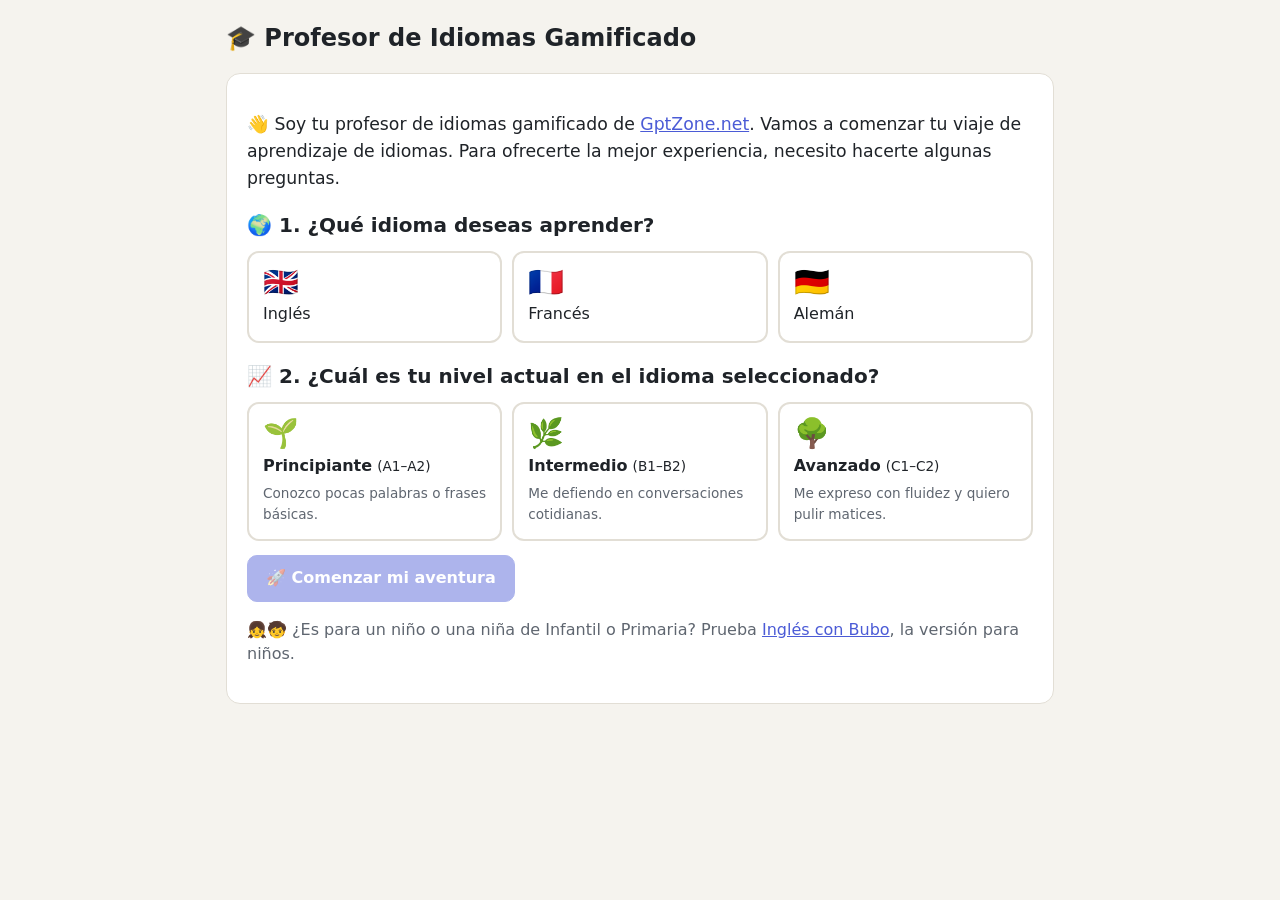
<file: index.html>
<!doctype html>
<html lang="es">
<head>
  <meta charset="utf-8">
  <meta name="viewport" content="width=device-width, initial-scale=1">
  <title>Profesor de Idiomas Gamificado</title>
  <meta name="description" content="Experiencia interactiva y gamificada para aprender inglés, francés o alemán: vocabulario, gramática, diálogos, retos de tiempo, historias y redacción.">
  <link rel="stylesheet" href="styles.css">
</head>
<body>
  <main>
    <h1 class="title">🎓 Profesor de Idiomas Gamificado</h1>
    <div id="app"></div>
  </main>
  <div id="toasts" aria-live="polite"></div>
  <script src="data.js"></script>
  <script src="app.js"></script>
</body>
</html>
</file>
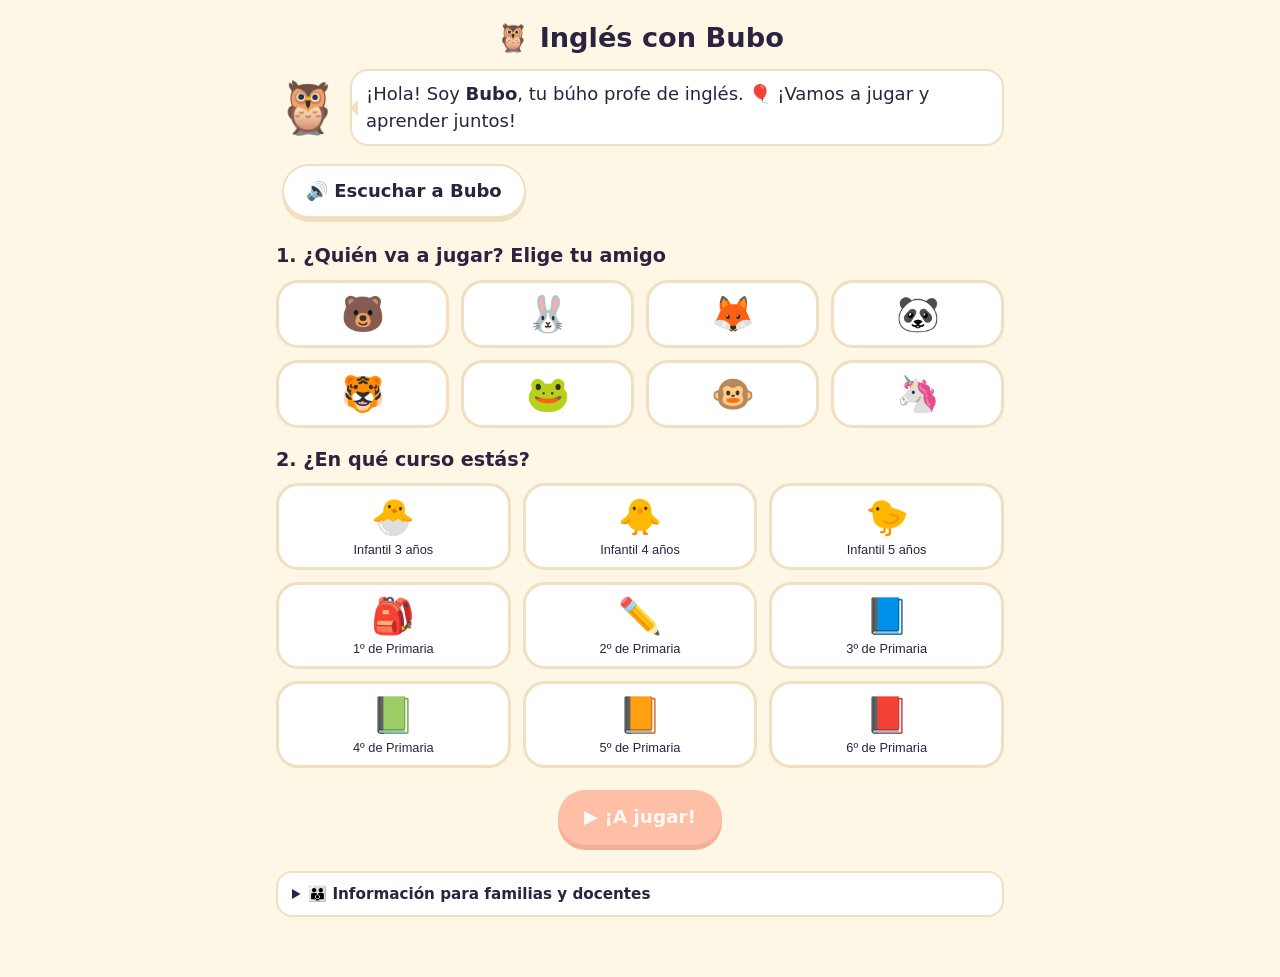
<file: kids.html>
<!doctype html>
<html lang="es">
<head>
  <meta charset="utf-8">
  <meta name="viewport" content="width=device-width, initial-scale=1">
  <title>Inglés con Bubo</title>
  <meta name="description" content="Juego de inglés para niños de Infantil y Primaria con Bubo, el búho profe: escucha, toca, lee, escribe y colecciona pegatinas.">
  <link rel="stylesheet" href="kids.css">
</head>
<body>
  <main>
    <h1 class="ktitle">🦉 Inglés con Bubo</h1>
    <div id="app"></div>
  </main>
  <div id="fx" aria-hidden="true"></div>
  <script src="kids-data.js"></script>
  <script src="kids.js"></script>
</body>
</html>
</file>
<file: styles.css>
:root {
  --bg: #f5f3ee;
  --card: #ffffff;
  --text: #1f2328;
  --muted: #5f6670;
  --line: #e2ded5;
  --accent: #4b5bd6;
  --accent-soft: #e8ebff;
  --ok: #1d7a46;
  --ok-soft: #e3f4ea;
  --ko: #b3261e;
  --ko-soft: #fbe7e5;
  --gold: #c98a00;
  --radius: 14px;
}
@media (prefers-color-scheme: dark) {
  :root {
    --bg: #15171c;
    --card: #1f222a;
    --text: #e8e9ec;
    --muted: #a0a6b1;
    --line: #323642;
    --accent: #8f9bff;
    --accent-soft: #2a2f4d;
    --ok: #5fd08f;
    --ok-soft: #1d3527;
    --ko: #ff8a80;
    --ko-soft: #3d2222;
    --gold: #f2c14e;
  }
}

* { box-sizing: border-box; }
body {
  margin: 0;
  background: var(--bg);
  color: var(--text);
  font: 16px/1.55 system-ui, -apple-system, "Segoe UI", Roboto, sans-serif;
}
main { max-width: 860px; margin: 0 auto; padding: 20px 16px 60px; }
.title { font-size: 1.5rem; margin: 0 0 16px; }
h2 { font-size: 1.25rem; margin: 18px 0 10px; }
h3 { font-size: 1.05rem; margin: 18px 0 8px; }
a { color: var(--accent); }
small { font-size: .85em; }
.muted { color: var(--muted); }
.target { font-family: Georgia, "Times New Roman", serif; }

.card {
  background: var(--card);
  border: 1px solid var(--line);
  border-radius: var(--radius);
  padding: 20px;
  margin-bottom: 16px;
}
.card.small { font-size: .95rem; }
.lead { font-size: 1.08rem; }

/* Botones */
.btn {
  display: inline-block;
  border: 1px solid var(--line);
  background: var(--card);
  color: var(--text);
  padding: 10px 18px;
  border-radius: 10px;
  font: inherit;
  cursor: pointer;
  margin: 6px 6px 0 0;
}
.btn.primary { background: var(--accent); border-color: var(--accent); color: #fff; font-weight: 600; }
@media (prefers-color-scheme: dark) { .btn.primary { color: #10122a; } }
.btn.ghost { background: transparent; }
.btn:disabled { opacity: .45; cursor: not-allowed; }
.btn:not(:disabled):hover { filter: brightness(1.06); }
.link { background: none; border: 0; color: var(--accent); cursor: pointer; padding: 0; font: inherit; }
.row { display: flex; flex-wrap: wrap; align-items: center; gap: 8px; justify-content: space-between; }

/* Bienvenida */
.choices { display: grid; grid-template-columns: repeat(auto-fit, minmax(170px, 1fr)); gap: 10px; margin-bottom: 8px; }
.choice {
  display: flex; flex-direction: column; align-items: flex-start; gap: 4px;
  text-align: left; padding: 14px; border-radius: 12px;
  border: 2px solid var(--line); background: var(--card); color: var(--text);
  font: inherit; cursor: pointer;
}
.choice.selected { border-color: var(--accent); background: var(--accent-soft); }
.big { font-size: 1.8rem; line-height: 1.1; }

/* HUD */
.hud { background: var(--card); border: 1px solid var(--line); border-radius: var(--radius); padding: 12px 16px; margin-bottom: 16px; }
.hud-course { background: none; border: 0; color: var(--text); font: inherit; font-weight: 700; cursor: pointer; padding: 0; }
.hud-stats { display: flex; flex-wrap: wrap; gap: 6px; margin: 8px 0; }
.pill { display: inline-block; padding: 3px 10px; border-radius: 999px; background: var(--accent-soft); font-size: .88rem; margin: 2px 0; }
.bar { height: 8px; border-radius: 99px; background: var(--line); overflow: hidden; }
.bar > div { height: 100%; background: linear-gradient(90deg, var(--accent), var(--gold)); transition: width .4s; }

/* Asignaturas */
.subjects { display: grid; gap: 10px; }
.subject {
  display: flex; gap: 14px; align-items: flex-start; text-align: left;
  border: 1px solid var(--line); background: var(--card); color: var(--text);
  border-radius: 12px; padding: 14px; font: inherit; cursor: pointer;
}
.subject:hover { border-color: var(--accent); }
.subject.locked { opacity: .55; cursor: not-allowed; }
.subject-emoji { font-size: 1.9rem; }
.subject-body { display: flex; flex-direction: column; gap: 3px; }
.subject-meta { color: var(--accent); font-weight: 600; }
.tag { color: var(--gold); font-weight: 600; }

/* Actividad */
.crumbs { font-size: .9rem; color: var(--muted); }
.activity { color: var(--muted); font-weight: 600; margin-top: 0; }
.practice { font-weight: 600; }
.context { background: var(--accent-soft); padding: 12px 14px; border-radius: 10px; }
.question { font-size: 1.12rem; }
.options { display: grid; gap: 8px; }
.opt {
  text-align: left; padding: 12px 14px; border-radius: 10px;
  border: 2px solid var(--line); background: var(--card); color: var(--text);
  font-size: 1.02rem; cursor: pointer;
}
.opt:not(:disabled):hover { border-color: var(--accent); }
.opt.right { border-color: var(--ok); background: var(--ok-soft); }
.opt.wrong { border-color: var(--ko); background: var(--ko-soft); }
.opt:disabled { cursor: default; }
.feedback { margin-top: 12px; padding: 12px 14px; border-radius: 10px; }
.feedback p { margin: 6px 0 0; }
.feedback.ok { background: var(--ok-soft); }
.feedback.ko { background: var(--ko-soft); }
.speak { background: none; border: 0; cursor: pointer; font-size: 1rem; padding: 0 4px; }

.progress-dots { display: flex; gap: 6px; margin: 6px 0 10px; }
.progress-dots span { width: 26px; height: 6px; border-radius: 4px; background: var(--line); }
.progress-dots .done { background: var(--ok); }
.progress-dots .now { background: var(--accent); }

/* Tarjetas de vocabulario */
.flashcards { display: grid; grid-template-columns: repeat(auto-fit, minmax(220px, 1fr)); gap: 10px; margin: 12px 0; }
.flash { border: 1px solid var(--line); border-radius: 12px; padding: 12px; }
.flash-word { font-size: 1.25rem; font-weight: 700; }
.flash-meaning { margin: 4px 0; }
.flash-example { color: var(--muted); font-style: italic; }

/* Chat */
.chat { display: flex; flex-direction: column; gap: 8px; margin-bottom: 12px; }
.bubble { max-width: 85%; padding: 10px 14px; border-radius: 14px; }
.bubble.them { background: var(--accent-soft); align-self: flex-start; border-bottom-left-radius: 4px; }
.bubble.me { background: var(--ok-soft); align-self: flex-end; border-bottom-right-radius: 4px; }

/* Temporizador */
.timer { position: relative; height: 26px; border-radius: 99px; background: var(--line); overflow: hidden; margin: 10px 0; }
.timer > div { height: 100%; background: var(--ok); transition: width .3s; }
.timer > div.danger { background: var(--ko); }
.timer span { position: absolute; inset: 0; display: grid; place-items: center; font-weight: 700; }
.flashfb { min-height: 1.5em; font-weight: 600; }
.flashfb.ok { color: var(--ok); }
.flashfb.ko { color: var(--ko); }

/* Resultados */
.result { text-align: center; }
.score { font-size: 2.6rem; font-weight: 800; color: var(--accent); }
.continue { font-weight: 600; }
.review { padding-left: 18px; }
.review li { margin-bottom: 10px; }
.summary-grid { display: grid; grid-template-columns: repeat(auto-fit, minmax(140px, 1fr)); gap: 10px; text-align: center; }
.summary-grid > div { border: 1px solid var(--line); border-radius: 12px; padding: 12px; display: flex; flex-direction: column; }
.rubric { width: 100%; border-collapse: collapse; margin: 10px 0; }
.rubric td { border-top: 1px solid var(--line); padding: 8px 6px; vertical-align: top; }
.rubric td:last-child { text-align: right; white-space: nowrap; font-weight: 700; }
.hints { padding-left: 18px; }
textarea {
  width: 100%; border-radius: 10px; border: 1px solid var(--line);
  background: var(--card); color: var(--text); padding: 12px; font: 1rem/1.5 Georgia, serif; margin: 8px 0;
}

/* Notificaciones */
#toasts { position: fixed; right: 16px; bottom: 16px; left: 16px; display: flex; flex-direction: column; align-items: flex-end; gap: 8px; pointer-events: none; }
.toast { background: var(--text); color: var(--bg); padding: 10px 14px; border-radius: 10px; box-shadow: 0 6px 20px rgba(0,0,0,.2); transition: opacity .4s, transform .4s; max-width: 100%; }
.toast.out { opacity: 0; transform: translateY(8px); }

@media (prefers-reduced-motion: reduce) { * { transition: none !important; } }
</file>
<file: kids.css>
:root {
  --bg: #fff7e6;
  --card: #ffffff;
  --text: #2b2340;
  --muted: #6b6380;
  --line: #f0dfc0;
  --pri: #ff7a59;
  --pri-dark: #e45c3a;
  --alt: #3fb6a8;
  --sun: #ffd166;
  --sky: #dff3ff;
  --ok: #2fbf71;
  --ok-soft: #dcf7e8;
  --ko: #ff5d73;
  --ko-soft: #ffe3e7;
  --radius: 22px;
}
@media (prefers-color-scheme: dark) {
  :root {
    --bg: #1d1a2b;
    --card: #2a2640;
    --text: #f6f1ff;
    --muted: #b8b0cf;
    --line: #3d3858;
    --pri: #ff8f73;
    --pri-dark: #ff7a59;
    --alt: #4fd1c1;
    --sun: #ffd166;
    --sky: #2c3a55;
    --ok: #4ee18f;
    --ok-soft: #1f3b2e;
    --ko: #ff7a8c;
    --ko-soft: #48232b;
  }
}

* { box-sizing: border-box; }
body {
  margin: 0;
  background: var(--bg);
  color: var(--text);
  font: 18px/1.45 "Comic Sans MS", "Chalkboard SE", "Trebuchet MS", system-ui, sans-serif;
}
main { max-width: 760px; margin: 0 auto; padding: 14px 16px 60px; }
.ktitle { font-size: 1.7rem; margin: 4px 0 12px; text-align: center; }
h2 { font-size: 1.2rem; margin: 18px 0 10px; }
h2 small, h3 small { font-weight: normal; color: var(--muted); font-size: .8em; }
.center { text-align: center; }
.muted { color: var(--muted); }
a { color: var(--pri-dark); }

/* Botones */
.kbtn {
  border: 0; border-radius: 999px; padding: 12px 22px; margin: 6px;
  background: var(--pri); color: #fff; font: inherit; font-weight: 700; cursor: pointer;
  box-shadow: 0 5px 0 var(--pri-dark); transition: transform .1s;
}
.kbtn:active { transform: translateY(3px); box-shadow: 0 2px 0 var(--pri-dark); }
.kbtn:disabled { opacity: .45; cursor: not-allowed; }
.kbtn.big { font-size: 1.15rem; padding: 14px 26px; }
.kbtn.small { padding: 6px 14px; font-size: .95rem; box-shadow: 0 3px 0 var(--pri-dark); }
.kbtn.alt { background: var(--alt); box-shadow: 0 5px 0 #2a8f84; }
.kbtn.ghost { background: var(--card); color: var(--text); box-shadow: 0 4px 0 var(--line); border: 2px solid var(--line); }
.kbtn.listen { font-size: 2.6rem; width: 110px; height: 110px; padding: 0; }
#startbtn { margin: 22px auto 10px; display: block; }

/* Cabecera */
.khud { display: flex; gap: 8px; align-items: center; justify-content: space-between; flex-wrap: wrap; margin-bottom: 10px; }
.kpill { background: var(--card); border: 2px solid var(--line); border-radius: 999px; padding: 6px 14px; font: inherit; color: var(--text); cursor: default; }
button.kpill { cursor: pointer; }

/* Bubo */
.bubo { display: flex; align-items: center; gap: 10px; margin: 8px 0 12px; }
.bubo-face { font-size: 3.2rem; line-height: 1; }
.bubo-face.bounce { animation: bounce .5s; }
.bubo-say {
  position: relative; margin: 0; background: var(--card); border: 2px solid var(--line);
  border-radius: 18px; padding: 10px 14px; flex: 1;
}
.bubo-say::before {
  content: ""; position: absolute; left: -10px; top: 50%; transform: translateY(-50%);
  border: 8px solid transparent; border-right-color: var(--line);
}

/* Rejillas */
.kgrid { display: grid; gap: 12px; }
.avatars { grid-template-columns: repeat(4, 1fr); }
.grades { grid-template-columns: repeat(3, 1fr); }
.ktile {
  background: var(--card); border: 3px solid var(--line); border-radius: var(--radius);
  font-size: 2.2rem; padding: 10px; cursor: pointer; color: var(--text);
  display: flex; flex-direction: column; align-items: center; gap: 4px;
}
.ktile small { font-size: .8rem; font-family: inherit; text-align: center; }
.ktile.sel { border-color: var(--pri); background: var(--sky); transform: scale(1.04); }

/* Mapa */
.units { display: grid; gap: 14px; }
.unit { background: var(--card); border: 3px solid var(--line); border-radius: var(--radius); padding: 12px 14px; }
.unit:nth-child(4n+1) { border-color: #ffd0b8; }
.unit:nth-child(4n+2) { border-color: #bfe8e2; }
.unit:nth-child(4n+3) { border-color: #ffe7a3; }
.unit:nth-child(4n+4) { border-color: #d8ccff; }
.unit.challenge { border-style: dashed; border-color: var(--pri); }
.unit h3 { margin: 0 0 10px; font-size: 1.1rem; }
.unit-emoji { font-size: 1.6rem; }
.games { display: grid; grid-template-columns: repeat(auto-fill, minmax(96px, 1fr)); gap: 8px; }
.game {
  background: var(--bg); border: 2px solid var(--line); border-radius: 16px; padding: 8px 4px;
  display: flex; flex-direction: column; align-items: center; gap: 2px; cursor: pointer; color: var(--text); font: inherit;
}
.game:hover { border-color: var(--pri); }
.game-emoji { font-size: 1.8rem; }
.game small { font-size: .75rem; text-align: center; line-height: 1.15; }
.medal { font-size: 1.1rem; min-height: 1.4em; color: var(--muted); }
.gametop { display: flex; align-items: center; gap: 6px; flex-wrap: wrap; }
.gametop h2 { margin: 6px 0; }

/* Progreso */
.dots { display: flex; justify-content: center; gap: 6px; margin: 4px 0 12px; }
.dots span { width: 18px; height: 18px; border-radius: 50%; background: var(--line); }
.dots .done { background: var(--ok); }
.dots .now { background: var(--sun); transform: scale(1.2); }

/* Tarjetas de aprender */
.cards { grid-template-columns: repeat(auto-fill, minmax(140px, 1fr)); }
.card {
  background: var(--card); border: 3px solid var(--line); border-radius: var(--radius); padding: 12px 6px;
  display: flex; flex-direction: column; align-items: center; gap: 2px; cursor: pointer; color: var(--text); font: inherit;
}
.card.seen { border-color: var(--ok); }
.card-emoji { font-size: 3.2rem; }
.card-word { font-size: 1.2rem; }
.card small { color: var(--muted); }

/* Elegir dibujo */
.bigword { font-size: 2.4rem; font-weight: 800; margin: 6px 0 14px; letter-spacing: 1px; }
.pics { grid-template-columns: repeat(auto-fit, minmax(120px, 1fr)); }
.pic {
  font-size: 4rem; padding: 14px 0; border-radius: var(--radius); border: 4px solid var(--line);
  background: var(--card); cursor: pointer; line-height: 1.1;
}
.pic.right, .word.right { border-color: var(--ok); background: var(--ok-soft); animation: bounce .5s; }
.pic.wrong, .word.wrong, .letter.wrong { border-color: var(--ko); background: var(--ko-soft); animation: shake .4s; opacity: .55; }
.pic:disabled { cursor: default; }

/* Letras */
.spell-emoji { font-size: 4.2rem; }
.slots { display: flex; justify-content: center; gap: 4px; flex-wrap: nowrap; margin: 10px 0 16px; }
.slot { width: clamp(24px, 7.6vw, 42px); height: 50px; border-bottom: 4px solid var(--muted); font-size: 1.9rem; font-weight: 800; text-align: center; }
.slot.filled { border-color: var(--ok); color: var(--ok); animation: bounce .35s; }
.letters { display: flex; justify-content: center; gap: 8px; flex-wrap: wrap; }
.letter {
  width: 54px; height: 54px; border-radius: 14px; border: 3px solid var(--line); background: var(--card);
  font: inherit; font-size: 1.7rem; font-weight: 800; color: var(--text); cursor: pointer;
}
.letter.used { visibility: hidden; }

/* Memory */
.memory.cols3 { grid-template-columns: repeat(3, 1fr); }
.memory.cols4 { grid-template-columns: repeat(4, 1fr); }
.mem {
  aspect-ratio: 1; border-radius: 18px; border: 3px solid var(--line); background: var(--alt);
  cursor: pointer; position: relative; font: inherit; color: var(--text); padding: 2px;
}
.mem .back { font-size: 2rem; }
.mem .front { display: none; }
.mem.up { background: var(--card); }
.mem.up .back { display: none; }
.mem.up .front { display: block; }
.mem .front.fpic { font-size: 2.6rem; border: 0; padding: 0; background: none; }
.mem .front.fword { font-size: .95rem; font-weight: 800; word-break: break-word; }
.mem.match { border-color: var(--ok); background: var(--ok-soft); animation: bounce .5s; }

/* Frases */
.sentence { font-size: 1.5rem; text-align: center; background: var(--card); border: 3px solid var(--line); border-radius: var(--radius); padding: 18px 12px; }
.gap { display: inline-block; min-width: 70px; border-bottom: 4px dashed var(--pri); color: var(--pri); font-weight: 800; }
.gap.ok { border-color: var(--ok); color: var(--ok); }
.words { display: flex; justify-content: center; flex-wrap: wrap; }
.kbtn.word { background: var(--card); color: var(--text); border: 3px solid var(--line); box-shadow: 0 4px 0 var(--line); font-size: 1.2rem; }

/* Final */
.finish { padding: 8px 0; }
.medal-big { font-size: 6rem; text-align: center; animation: bounce .7s; }
.newsticker span { font-size: 2.4rem; display: inline-block; animation: bounce .7s infinite alternate; }
.rest { background: var(--sky); border-radius: 16px; padding: 10px; }

/* Álbum */
.album { grid-template-columns: repeat(auto-fill, minmax(64px, 1fr)); }
.sticker { font-size: 2.4rem; text-align: center; background: var(--card); border: 3px dashed var(--line); border-radius: 16px; padding: 6px 0; opacity: .5; }
.sticker.got { opacity: 1; border-style: solid; border-color: var(--sun); }

/* Familias */
.parents { margin-top: 26px; background: var(--card); border: 2px solid var(--line); border-radius: 16px; padding: 10px 14px; font-size: .95rem; }
.parents summary { cursor: pointer; font-weight: 700; }

/* Efectos */
#fx { position: fixed; inset: 0; pointer-events: none; overflow: hidden; }
.confetti { position: absolute; top: -40px; animation: fall 2.4s ease-in forwards; }
.flystar { position: fixed; font-size: 2rem; animation: fly .9s ease-out forwards; transform: translate(-50%, 0); }
.bounce { animation: bounce .4s; }
@keyframes fall { to { transform: translateY(110vh) rotate(540deg); } }
@keyframes fly { to { transform: translate(-50%, -140px) scale(1.6); opacity: 0; } }
@keyframes bounce { 0%, 100% { transform: scale(1); } 50% { transform: scale(1.15); } }
@keyframes shake { 0%, 100% { transform: translateX(0); } 25% { transform: translateX(-8px); } 75% { transform: translateX(8px); } }
@media (prefers-reduced-motion: reduce) { *, .confetti, .flystar { animation: none !important; transition: none !important; } .confetti { display: none; } }
@media (max-width: 420px) {
  .grades { grid-template-columns: repeat(3, 1fr); }
  .pic { font-size: 3.2rem; }
  .bigword { font-size: 2rem; }
}
</file>
